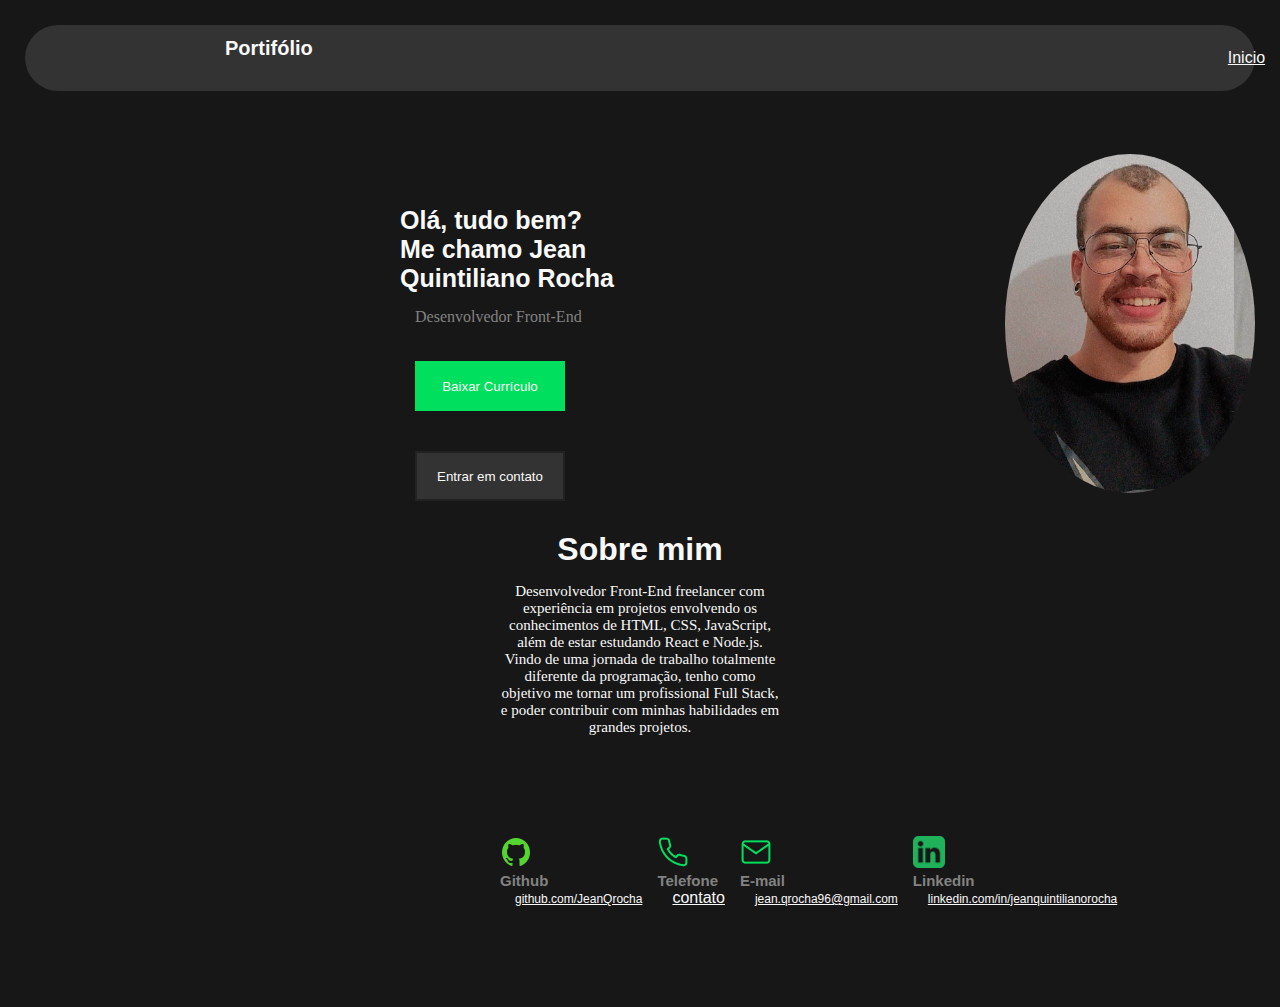
<file: Portifólio/index.html>
<!DOCTYPE html>
<html lang="pt-br">
<head>
    <meta charset="UTF-8">
    <meta name="viewport" content="width=device-width, initial-scale=1.0">
    <link rel="stylesheet" href="style.css">
    <title>Portifólio Jean Quintiliano Rocha</title>
</head>
<body>
    <header> 
        <div>
        <h1 class="h1-header">Portifólio</h1>
    </div>
    <div class="div-links">
        <a href="./index.html">Inicio</a>
        <a href="./projects.html">Meus Porjetos</a>
        <a href="./myskills.html">Minhas Habilidades</a>
    </div>
    </header>
<main>
    <div class="div-main">
        <h1 class="h1-name"> Olá, tudo bem? <br>
            Me chamo Jean Quintiliano Rocha</h1>
        <p class="front-end">Desenvolvedor Front-End</p>
        <button>Baixar Currículo</button>
        <button class="button-phone">Entrar em contato</button>
    </div>
    <div class="div-img">
        <img src="./assets/minha foto.jpg" alt="foto-de-Jean-Quintiliano-Rocha" class="jean-rocha">
    </div>
</main>
<section>
    <h1 class="h1-me">Sobre mim</h1>
    <p class="about-me"> Desenvolvedor Front-End freelancer com experiência em projetos envolvendo os conhecimentos de HTML, CSS, JavaScript, além de estar estudando React e Node.js.
    Vindo de uma jornada de trabalho totalmente diferente da programação, tenho como objetivo me tornar um profissional Full Stack, e poder contribuir com minhas habilidades em grandes projetos.
    </p>
</section>

<section class="contats">
    <div>
        <img src="./assets/icone-github-verte.png" alt="emoji-github" class="github">
        <h2>Github</h2>
        <a href="https://github.com/JeanQrocha" target="_blank" class="pcontats">github.com/JeanQrocha</a>
    </div>
    <div>
        <img src="./assets/phone.png" alt="emoji-phone">
        <h2>Telefone</h2>
        <a href="tel:+5547991583212"> contato</a>
    </div>
    <div>
        <img src="./assets/mail.png" alt="emoji-email">
        <h2>E-mail</h2>
        <a href="mailto:jean.qrocha96@gmail.com" target="_blank" class="pcontats">jean.qrocha96@gmail.com</a>
    </div>
    <div>
       <img src="./assets/linkedin.png" alt="emoji-linkedin" class="linkedin">
        <h2>Linkedin</h2>
        <a href="https://www.linkedin.com/in/jeanquintilianorocha/" target="_blank" class="pcontats">linkedin.com/in/jeanquintilianorocha</a>
    </div>
</section>

</section>



    
</body>
</html>
</file>
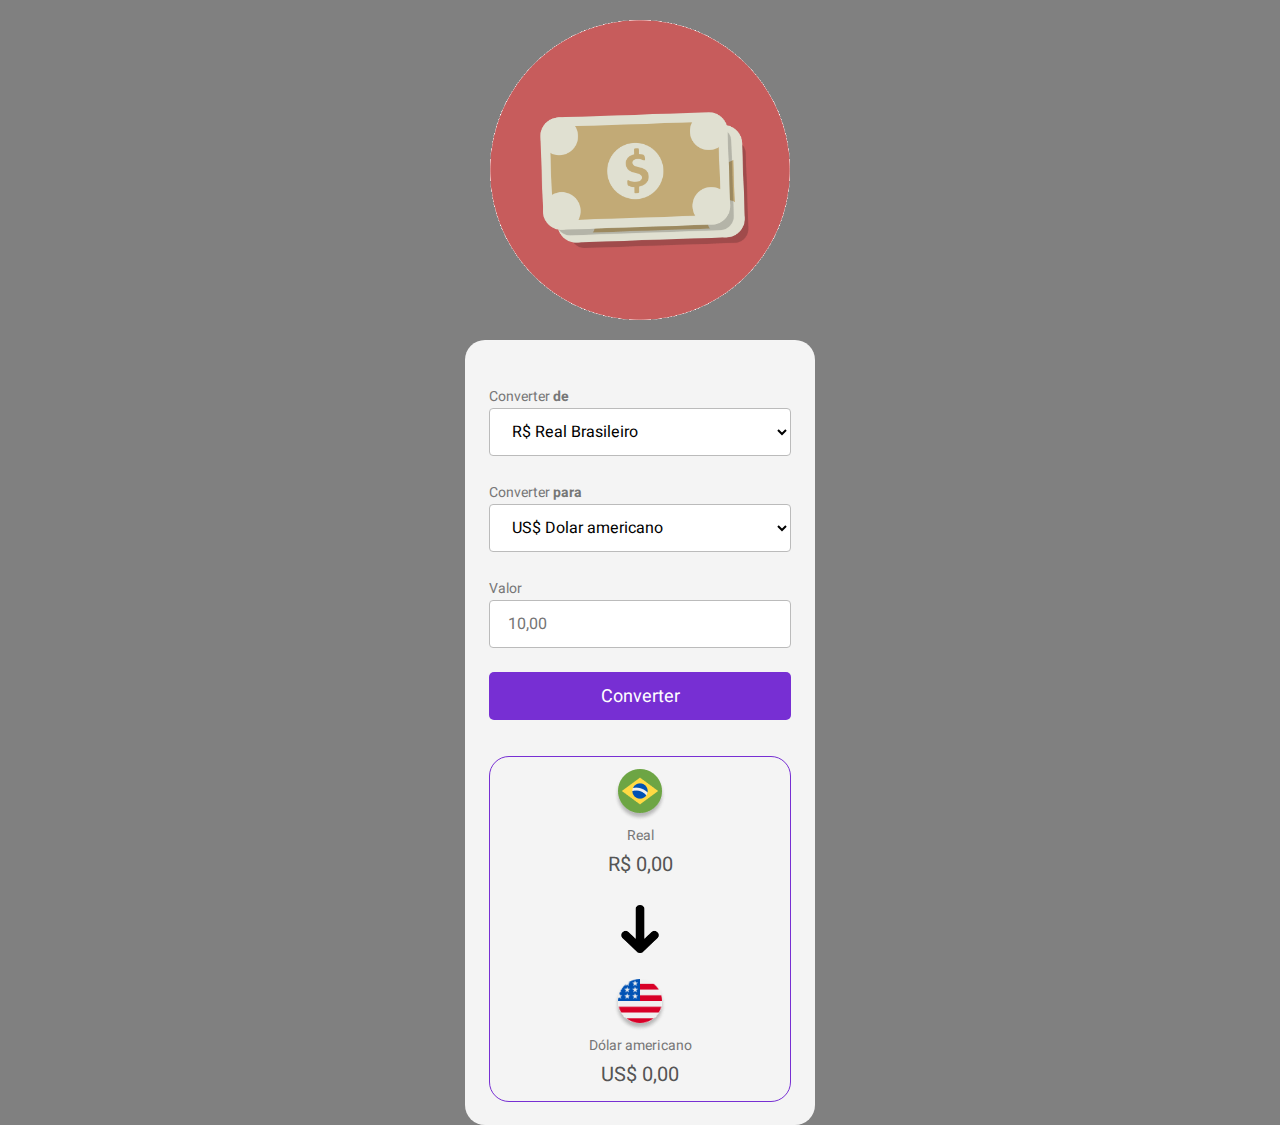
<file: DEVCLUB/Conversor de moedas - JavaScript/index.html>
<!DOCTYPE html>
<html lang="pt-nr">

<head>
    <meta charset="UTF-8">
    <meta name="viewport" content="width=device-width, initial-scale=1.0">
    <link rel="preconnect" href="https://fonts.googleapis.com">
    <link rel="preconnect" href="https://fonts.gstatic.com" crossorigin>
    <link href="https://fonts.googleapis.com/css2?family=Heebo&display=swap" rel="stylesheet">
    <link rel="stylesheet" href="style.css">
    <title>Conversor de Moedas</title>
</head>

<body>

    <img class="Logo" src="assents/dollar-6589.gif" alt="Logo-dollar">

    <main>
        <Label>
            Converter <b>de</b>
            <select class="currency-converter-moeda">

                <option value="real-converter"> R$ Real Brasileiro</option>
                <option value="libra-converter"> £ Libra</option>
                <option value="bitcoin-converter"> Bitcoin</option>
                <option value="dolar-converter">US$ Dolar americano</option>
                <option value="euro-converter">€ Euro </option>

            </select>
        </Label>

        <Label>
            Converter <b>para</b>
            <select class="currency-coverted-moeda">
            
                <option value="dolar-converted">US$ Dolar americano</option>
                <option value="libra-converted"> £ Libra</option>
                <option value="bitcoin-converted"> Bitcoin</option>
                <option value="euro-converted">€ Euro </option>

            </select>
        </Label>

        <label>
            Valor
            <input class="input-currency" placeholder="10,00">
        </label>

        <button class="convert-button">Converter</button>

        <section class="currency-converted-moeda">
            <div class="currency-box">
                <img class="moeda-br" src="assents/brasil 2.png" alt="logo-moeda-brasileira">
                <p class="currency" id="currency-name-real">Real</p>
                <p class="currency-value-real">R$ 0,00</p>
            </div>
            <img class="arrow" src="assents/kisspng-arrow-down-android-down-arrow-5ac931a1595760.704740741523134881366.png"
            alt="seta">
            <div  class="currency-box">
                <img class="moeda-eua" src="assents/estados-unidos (1) 1.png" alt="logo-moeda-eua">
                <p class="currency" id="currency-name-dolar">Dólar americano</p>
                <p class="currency-value-dolar">US$ 0,00</p>
            </div>

            
            </div>

        </section>

    </main>
    <script src="script.js"></script>

</body>

</html>
</file>
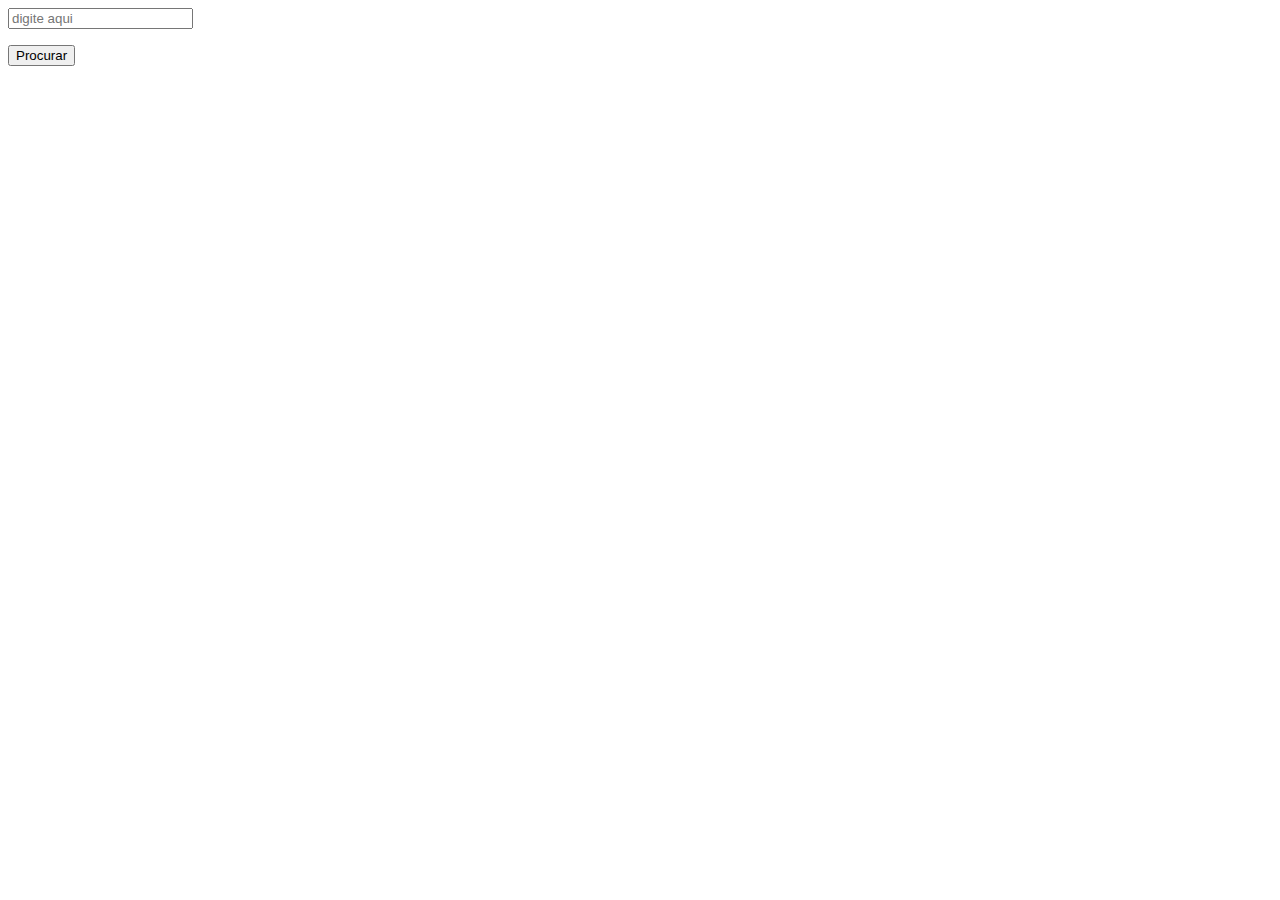
<file: DEVCLUB/desafio for while/index.html>
<!DOCTYPE html>
<html lang="pt-br">

<head>
    <meta charset="UTF-8">
    <meta name="viewport" content="width=device-width, initial-scale=1.0">
    <title>Desafio for</title>
</head>

<body>
    <input type="text" placeholder="digite aqui">
    <p class="paragraph"></p>
    <button onclick="search()"> Procurar </button>

</body>
<script src="/DEVCLUB/DevClub/desafio for while/scripts.js"></script>

</html>
</file>
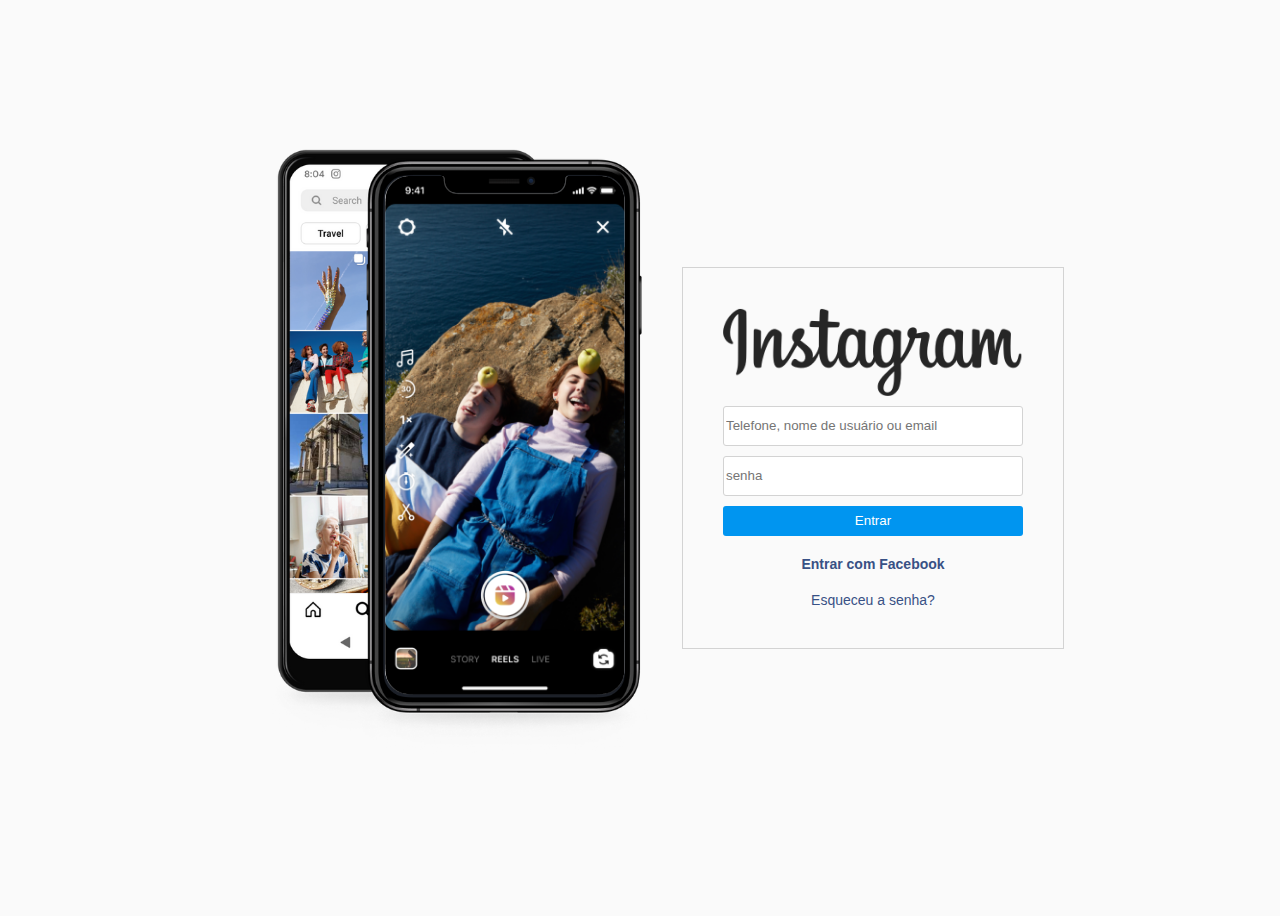
<file: DEVCLUB/DesafioInstagram/index.html>
<!DOCTYPE html>
<html lang="pt-br">

<head>
    <meta charset="UTF-8">
    <meta name="viewport" content="width=device-width, initial-scale=1.0">
    <title>Instagram</title>
    <link rel="stylesheet" href="styles.css">
</head>

<body>
    <div class="imagens">
        <img src="img/celular.png" class="celular">
        <img src="img/insta1.png" class="insta1">
        <img src="img/insta2.png" class="insta1 img2">
    </div>

    <div class="caixa">
        <img src="img/insta-logo.png">
        <input placeholder="Telefone, nome de usuário ou email" type="text">
        <input placeholder="senha" type="password">
        <button>Entrar</button>
        <a class="Facebook">Entrar com Facebook</a>
        <a class="senha">Esqueceu a senha?</a>
    </div>

</body>
<script>
    let imagem = document.querySelector(".img2")
    setInterval(() => {

        if (imagem.style.opacity == 0) {
            imagem.style.opacity = 1
        } else {
            imagem.style.opacity = 0
        }
    }, 3000)

</script>

</html>
</file>
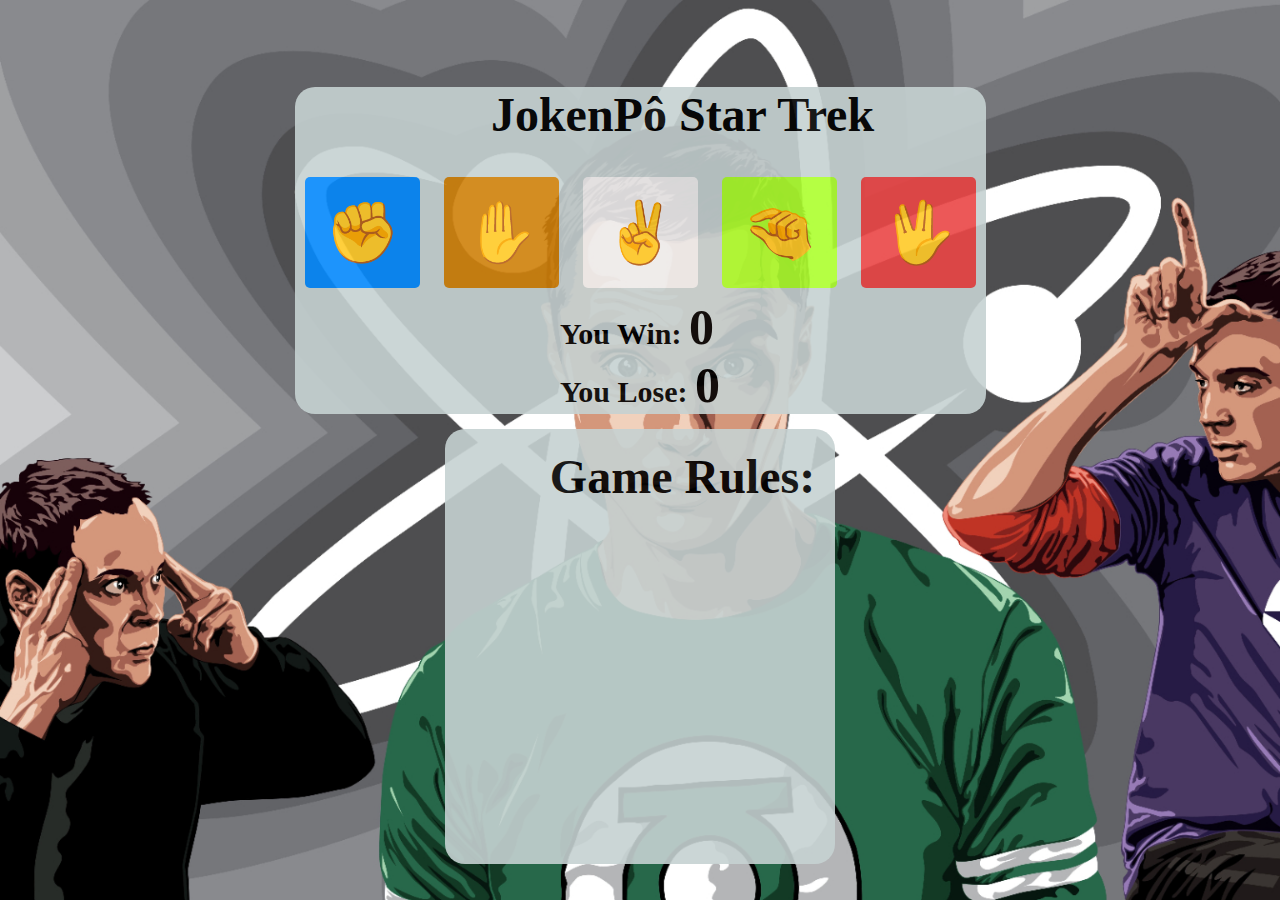
<file: DEVCLUB/ProjetoJokenPo/index.html>
<!DOCTYPE html>
<html lang="pt-br">

<head>
    <meta charset="UTF-8">
    <meta name="viewport" content="width=device-width, initial-scale=1.0">
    <link rel="stylesheet" href="style.css">
    <title>DevClub - Projeto JokenPo</title>
</head>

<body>
    <main>
        <h1>JokenPô Star Trek</h1>
        <div>
            <button id="rock" onclick="playGame('rock')"> &#x270A;</button>
            <button id="paper" onclick="playGame('paper')"> &#x270B;</button>
            <button id="scissors" onclick="playGame('scissors')"> &#x270C;</button>
            <button id="lizard" onclick="playGame('lizard')"> 🤏</button>
            <button id="spock" onclick="playGame('spock')"> &#x1F596;</button>
        </div>

        <div class="container">
            <p>You Win: <span id="you-win">0</span></p>
            <p>You Lose: <span id="you-lose">0</span></p>
        </div>
        <p class="result"></p>
        <p class="draw-resut"></p>

    </main>
    <section>
        <h1>Game Rules:</h1>
        <iframe width="300" height="315"
            src="https://www.youtube.com/embed/OtzekNVWs30?si=DdnYCr6Z_uU2jgWe&amp;start=19" title="Regras"
            frameborder="0"
            allow="accelerometer; autoplay; clipboard-write; encrypted-media; gyroscope; picture-in-picture; web-share"
            allowfullscreen></iframe>

    </section>
</body>
<script src="scripts.js"></script>


</html>
</file>
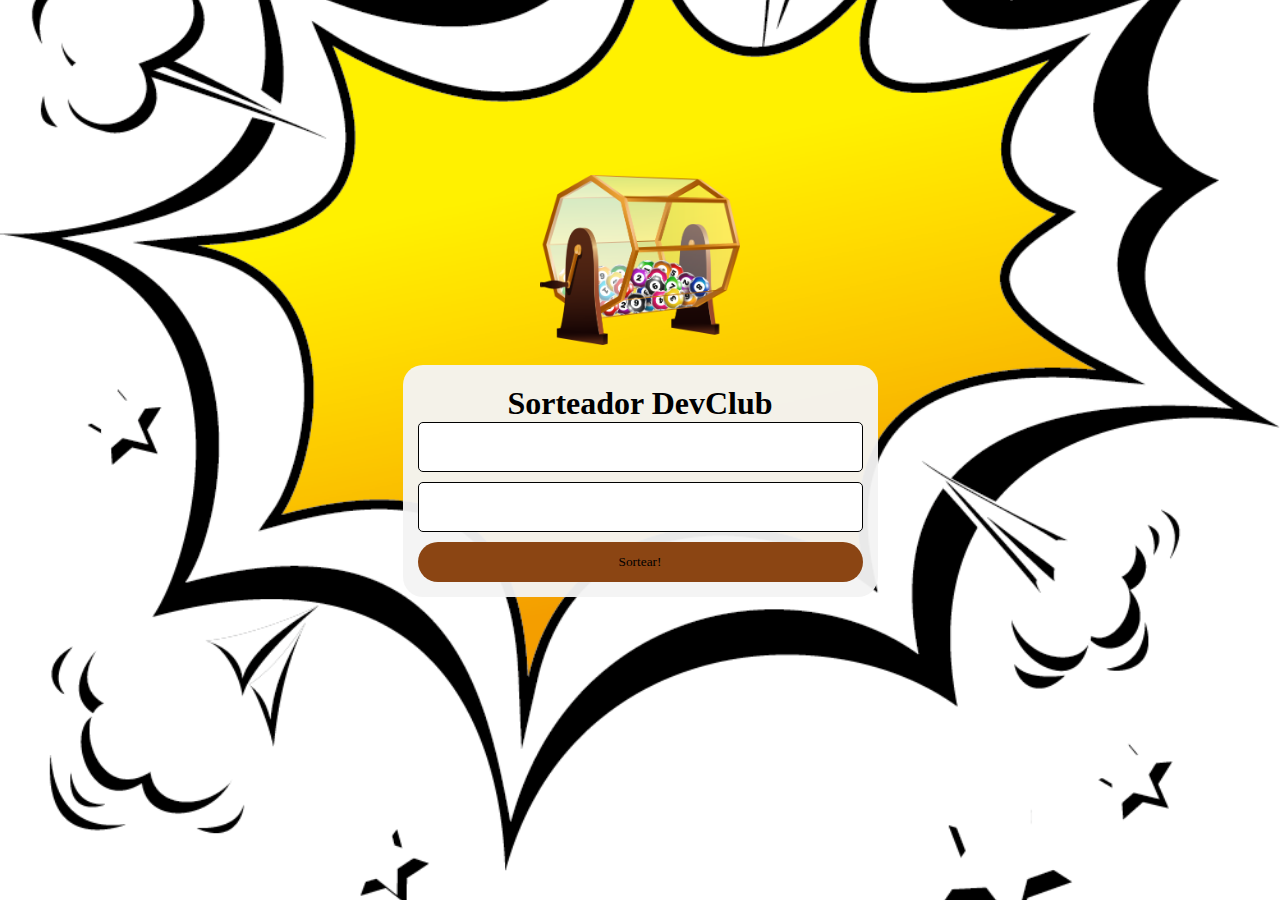
<file: DEVCLUB/ProjetoSorteador-JavaScript/index.html>
<!DOCTYPE html>
<html lang="pt-br">

<head>
    <meta charset="UTF-8">
    <meta name="viewport" content="width=device-width, initial-scale=1.0">
    <link rel="stylesheet" href="style.css">
    <link rel="preconnect" href="https://fonts.googleapis.com">
    <link rel="preconnect" href="https://fonts.gstatic.com" crossorigin>
    <link href="https://fonts.googleapis.com/css2?family=Heebo&family=Permanent+Marker&display=swap" rel="stylesheet">

    <title>Sorteador Online</title>
</head>

<body>
    <img src="/DEVCLUB/ProjetoSorteador-JavaScript/assets/sorte.png" alt="look-game">
    <main>

        <h1>Sorteador DevClub</h1>
        <input class="number-min" type="Number">
        <input class="number-max" type="Number">
        <button onclick="generateNumber()"> Sortear!</button>


    </main>
    <script src="scripts.js"></script>
</body>

</html>
</file>
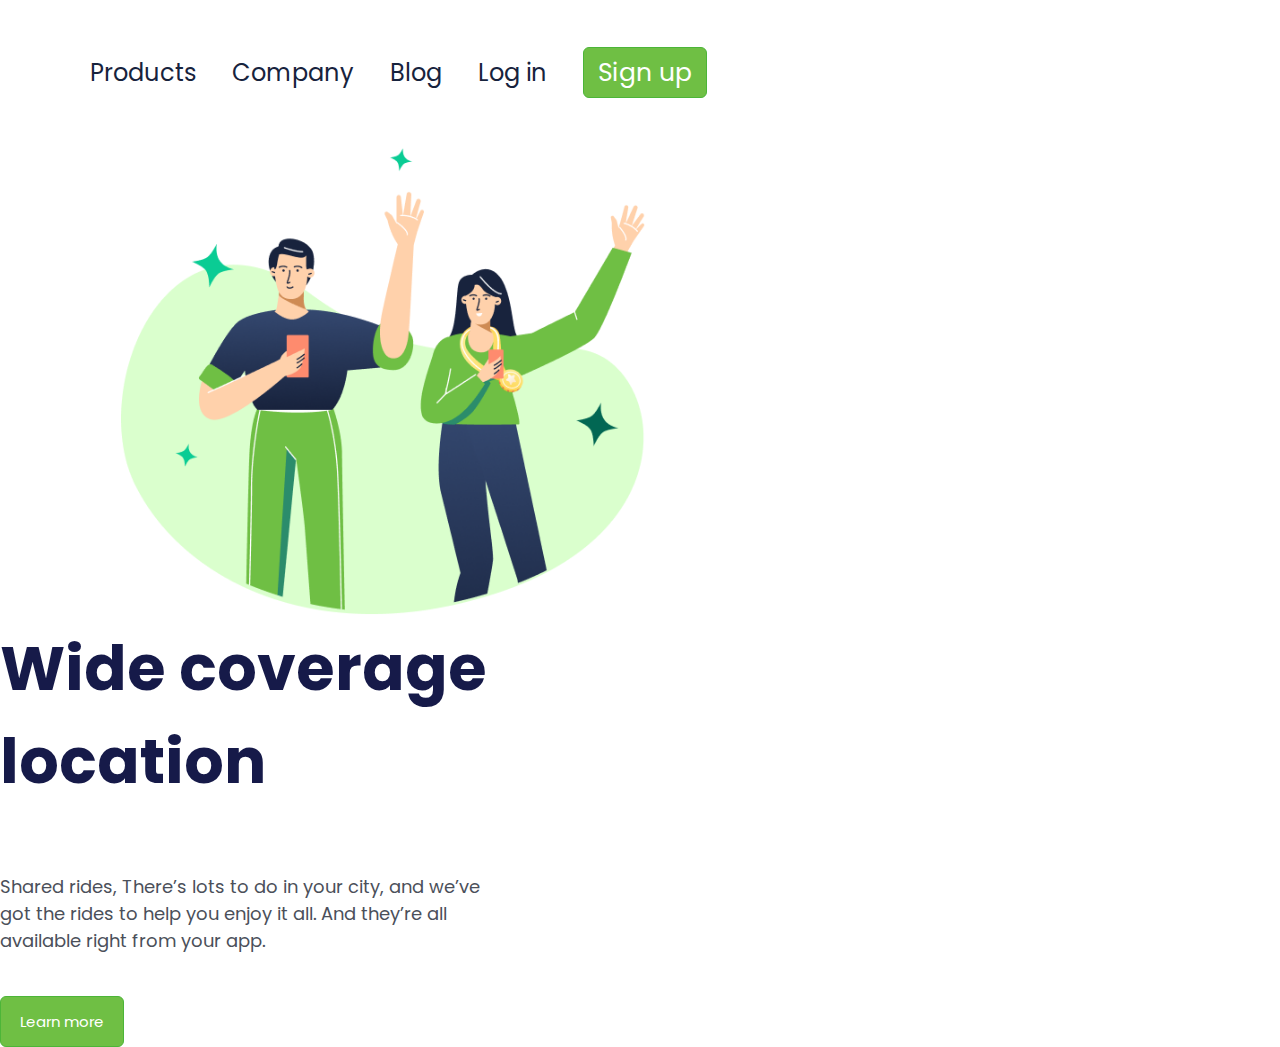
<file: DEVCLUB/CSS/Primary Project CSS/index.html>
<!DOCTYPE html>
<html lang="pt-br">

<head>
    <meta charset="UTF-8">
    <meta name="viewport" content="width=device-width, initial-scale=1.0">
    <link rel="stylesheet" href="styles.css">
    <link rel="preconnect" href="https://fonts.googleapis.com">
    <link rel="preconnect" href="https://fonts.gstatic.com" crossorigin>
    <link href="https://fonts.googleapis.com/css2?family=Poppins:wght@400;500;700&display=swap" rel="stylesheet">
    <title>Poject CSS DevClub</title>
</head>

<body>
    <header>
        <a class="link-header">Products</a>
        <a class="link-header">Company</a>
        <a class="link-header">Blog</a>
        <a class="link-header">Log in</a>
        <button class="signup">Sign up</button>
    </header>

    <main>
        <img src="img/image logo.png" alt="image logo" class="imglogo">
        <section>
            <h1>Wide coverage location</h1>
            <p>Shared rides, There’s lots to do in your city, and we’ve got the rides to help you enjoy it all. And
                they’re all available right from your app.</p>
            <button class="button-main">Learn more</button>
        </section>
    </main>

</body>

</html>
</file>
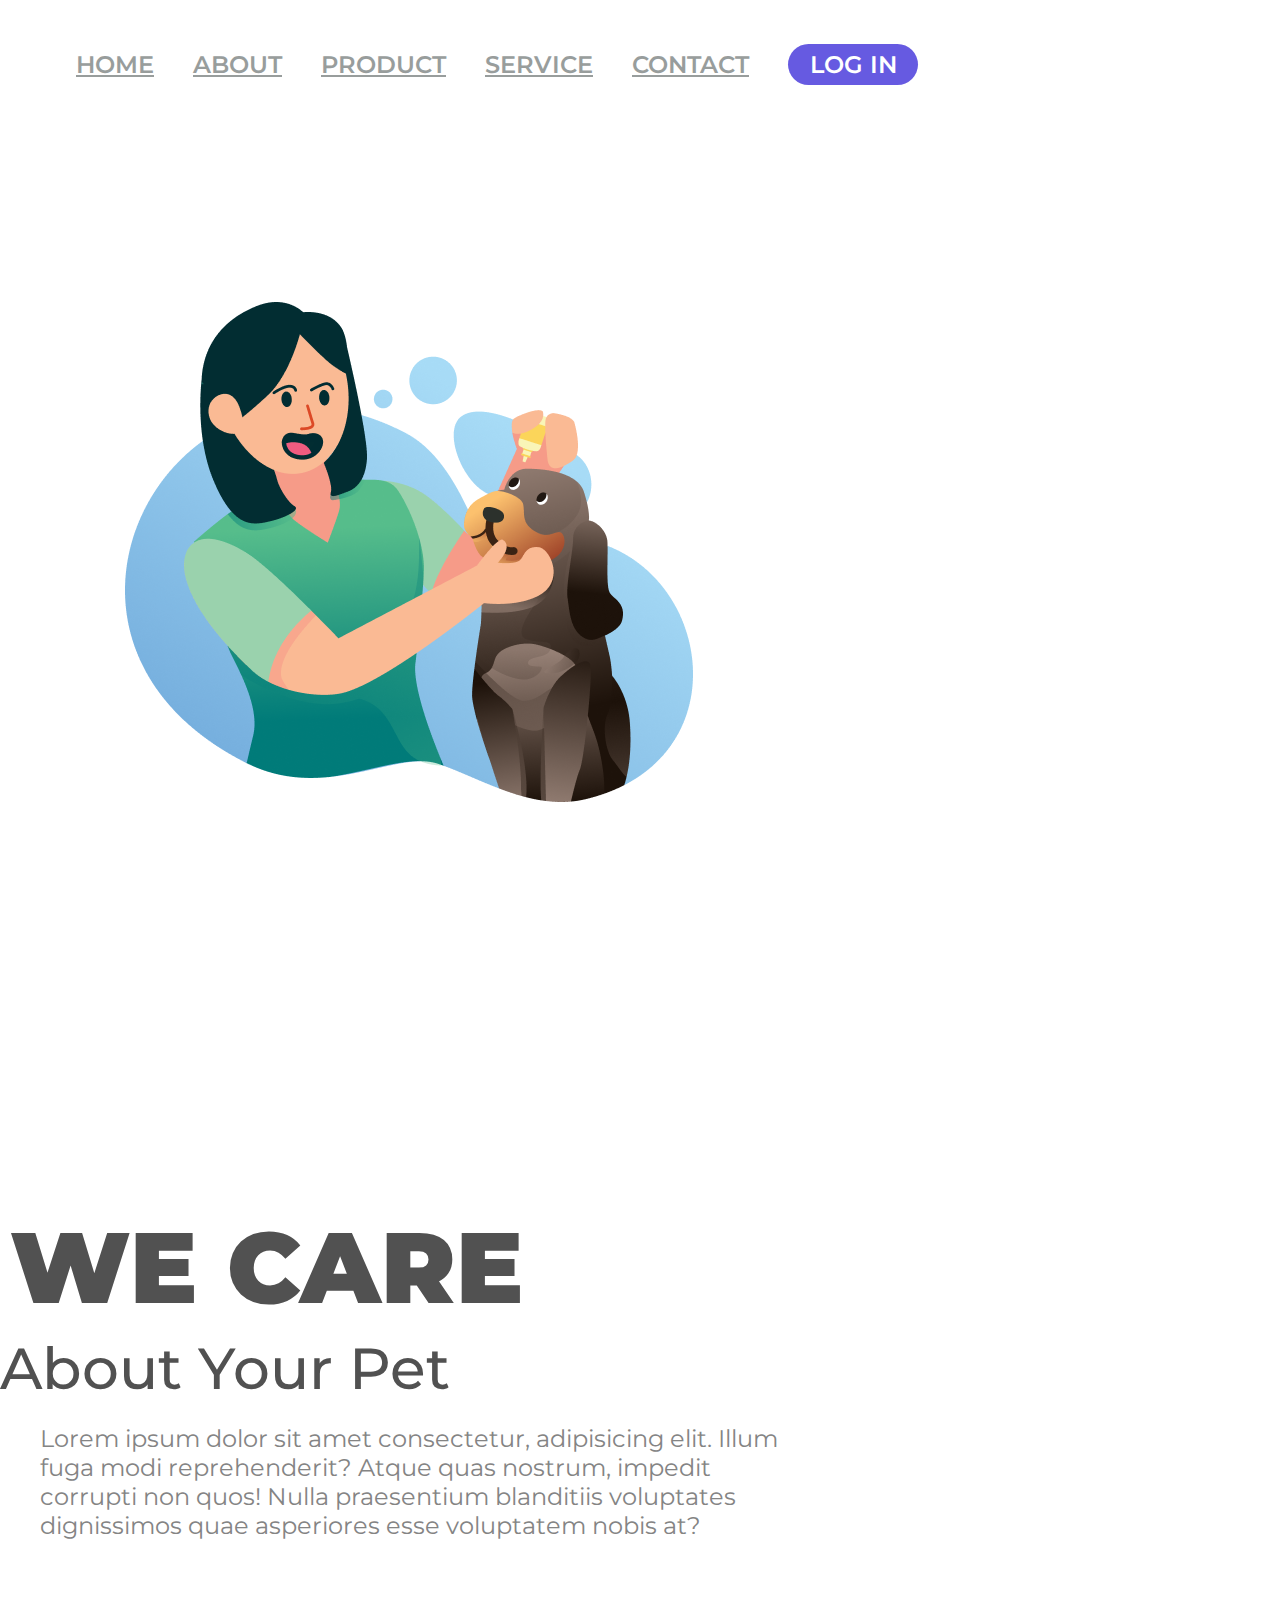
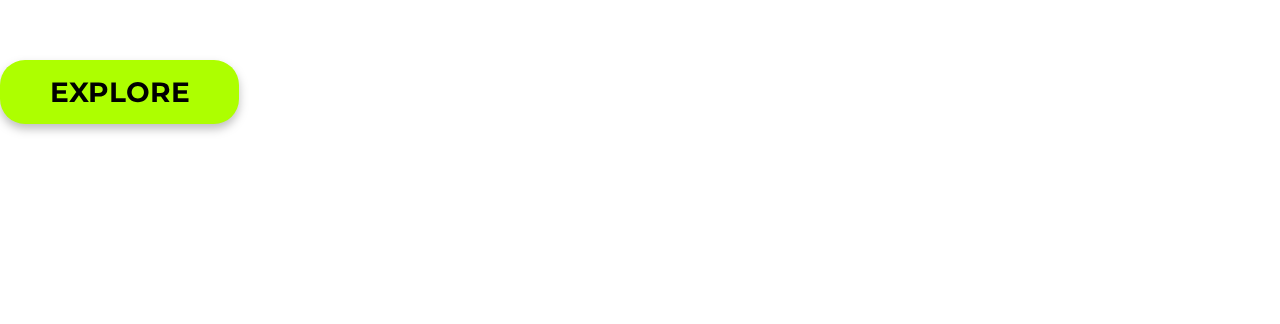
<file: DEVCLUB/CSS/Project Responsive Test1/index.html>
<!DOCTYPE html>
<html lang="pt-br">

<head>
    <meta charset="UTF-8">
    <meta name="viewport" content="width=device-width, initial-scale=1.0">
    <link rel="stylesheet" href="styles.css">
    <link rel="preconnect" href="https://fonts.googleapis.com">
    <link rel="preconnect" href="https://fonts.gstatic.com" crossorigin>
    <link href="https://fonts.googleapis.com/css2?family=Montserrat:wght@400;500;600;700;900&display=swap" rel="stylesheet">
</head>

<body> 
    <header>
        
        <a href="">HOME</a>
        <a href="">ABOUT</a>
        <a href="">PRODUCT</a>
        <a href="">SERVICE</a>
        <a href="">CONTACT</a>
        <button class="buttonlogin">LOG IN</button>

    </header>
        <main>
            <img src="./Illustration 2.png" alt="banho em cachorro">
        <section>
            <h1>WE CARE</h1>
            <h2>About Your Pet</h2>
            <p>Lorem ipsum dolor sit amet consectetur, adipisicing elit. Illum fuga modi reprehenderit? Atque quas nostrum, impedit corrupti non quos! Nulla praesentium blanditiis voluptates dignissimos quae asperiores esse voluptatem nobis at?</p>
            <button class="buttonexplore">EXPLORE</button>
        </section>  




    </main>



</body>

</html>
</file>
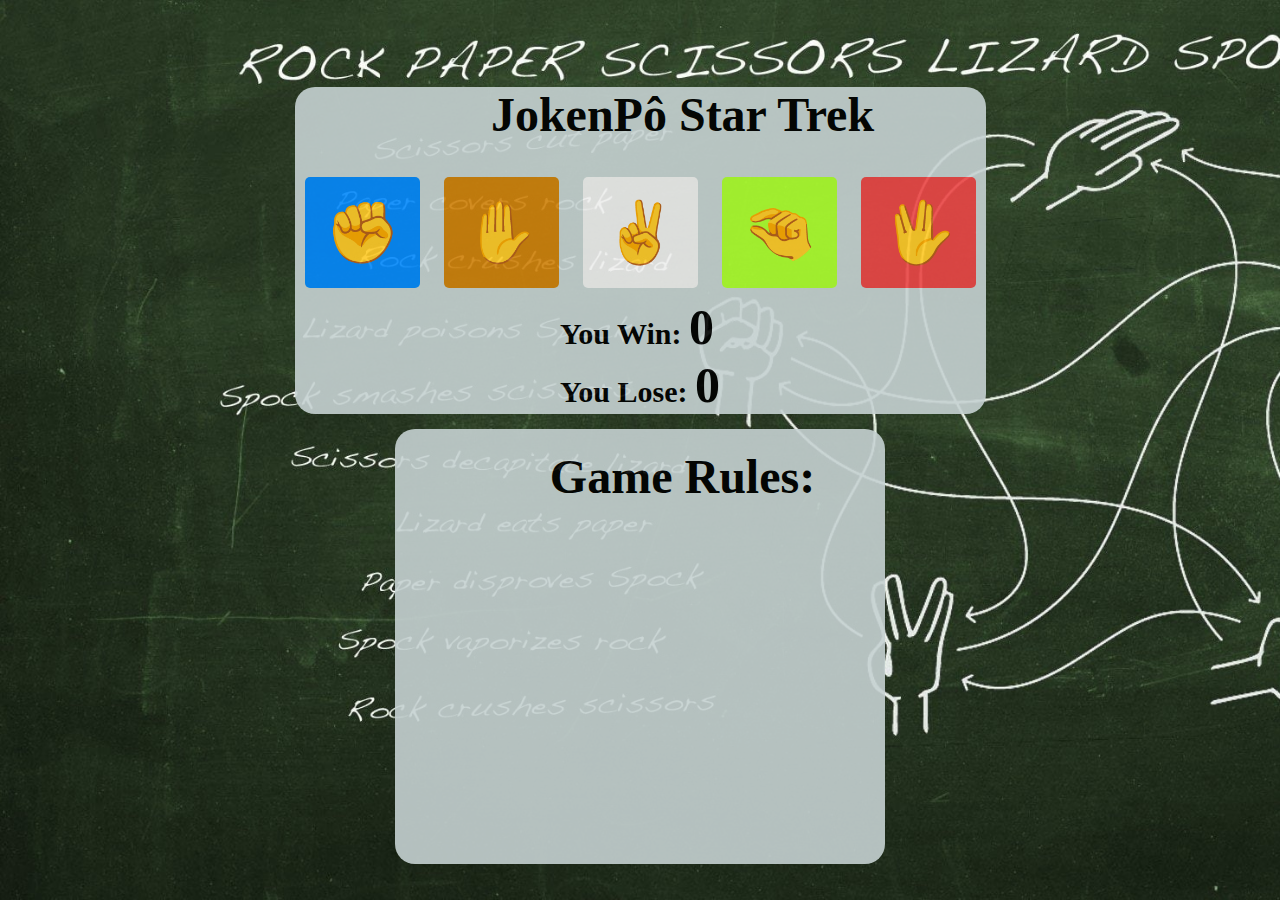
<file: DEVCLUB/DevClub/ProjetoJokenPo/index.html>
<!DOCTYPE html>
<html lang="pt-br">

<head>
    <meta charset="UTF-8">
    <meta name="viewport" content="width=device-width, initial-scale=1.0">
    <link rel="stylesheet" href="style.css">
    <title>DevClub - Projeto JokenPo</title>
</head>

<body>
    <main>
        <h1>JokenPô Star Trek</h1>
        <div>
            <button id="rock" onclick="playGame('rock')"> &#x270A;</button>
            <button id="paper" onclick="playGame('paper')"> &#x270B;</button>
            <button id="scissors" onclick="playGame('scissors')"> &#x270C;</button>
            <button id="lizard" onclick="playGame('lizard')"> 🤏</button>
            <button id="spock" onclick="playGame('spock')"> &#x1F596;</button>
        </div>

        <div class="container">
            <p>You Win: <span id="you-win">0</span></p>
            <p>You Lose: <span id="you-lose">0</span></p>
        </div>
        <p class="result"></p>
        <p class="draw-resut"></p>

    </main>
    <section>
        <h1>Game Rules:</h1>
        <iframe width="450" height="315"
            src="https://www.youtube.com/embed/OtzekNVWs30?si=DdnYCr6Z_uU2jgWe&amp;start=19" title="Regras"
            frameborder="0"
            allow="accelerometer; autoplay; clipboard-write; encrypted-media; gyroscope; picture-in-picture; web-share"
            allowfullscreen></iframe>

    </section>
</body>
<script src="scripts.js"></script>


</html>
</file>
<file: Portifólio/style.css>
* {
    margin: 0;
    padding: 0;
    box-sizing: border-box;
    font-family: 'Oswald', sans-serif;
}
body {
    background-color: #171717;
}

header {
    margin: 25px;
    display: flex;
    background-color: #333333;
    border-radius: 50px;
}
.h1-header {
    font-size: 20px;
    margin: 12px 900px 10px 200px;
    color:  #F9F9F9;
    
}
a {
    color:  #F9F9F9;
    padding: 15px;
}
.div-links {
    display: flex;
    align-items: center;
}

main {
    display: flex;
}
button {
     width: 150px;
     height: 50px;
     margin: 20px 15px;
     border: none;
     background-color: #00DF5E;
     color: #F9F9F9;
     cursor: pointer;
     overflow: hidden;
     transition: 1s all ease;
}
.button-phone {
    background-color: #333333;
    border: 2px solid   #222;
}
button:hover {
    opacity: 0.5;
}
button:active {
    width: 30%;
    background: #828282;
    opacity: 0.3;
}
.h1-name {
    margin-top: 70px;
    font-size: 25px;
    color: #F9F9F9;
}
.div-main {
    margin: 20px 10px 10px 400px; 
}
.front-end{
    color:  #828282;
    margin: 15px;
}
.jean-rocha {
    width: 250px;
    border-radius: 50%;
    margin: 25px;
}
.div-img {
    display: flex;
    align-items: center;
    margin-left: 300px;
    flex-grow: 1;
}
p{
    color: #F9F9F9;
    font-family: 'Kalam', cursive;
}
.about-me {
    text-align: center;
    margin: 15px 500px;
    font-size: 15px;
}
.h1-me {
    text-align: center;
    color: #F9F9F9;
}

.contats {
    display: flex;
    margin: 100px 500px; 
    justify-content: space-around;
}
.linkedin {
    width: 32px;
}
.github {
    width: 32px;
}
h2 {
    color:  #828282;
    font-size: 15px;
}
.pcontats {
    font-size: 12px;
}

.sec-pro {
    display: flex;
    justify-content: space-around;
    margin: 100px;
    flex-flow: row wrap;
}
    


.h1-pro {
    color: #F9F9F9;
    text-align: center;
}

.tecnologs{
    color:  #828282;
    font-size: 16px;
}
h3 {
    color: #F9F9F9;
    font-size: 18px;
}
.project1{
    width: 300px;
    margin: 30px 50px;
    background: #333333;
    border-radius: 5px;
    padding: 0 0 20px 15px;
    border-bottom: 5px solid #00DF5E ;

}
.img {
    width: 250px;
    height: 150px;
    margin: 10px;
}


.myskills {
    display: flex;
    justify-content: center;
}

.csites{
    width: 300px;
    margin: 30px 50px;
    background: #333333;
    border-radius: 5px;
    padding: 0 0 20px 20px;
    border-bottom: 5px solid #00DF5E ;
   
}
.code {
    width: 50px;
    margin: 10px 30px 50px 5px;
}
h4{
    color: #F9F9F9;
    font-size: 20px;
    text-align: center;
}

.tecnos {
    width: 150px;
    margin: 30px 50px;
    background: #333333;
    border-radius: 5px;
    padding: 0 0 20px 20px;
    border-bottom: 5px solid #00DF5E ;
}

.icons {
    margin: 20px 15px;
}

@media screen and (max-width: 1024px) {
    .h1-header {
        font-size: 20px;
        margin: 12px 100px 10px 25px;
        color:  #F9F9F9;
        
    }
    .div-main {
        margin: 20px 10px;
    }
    .div-img {
        margin-left: 20px;
    }
    .about-me {
        text-align: center;
        margin: 15px 100px;
        font-size: 15px;
    }
 
}
</file>
<file: DEVCLUB/Conversor de moedas - JavaScript/style.css>
*{
    margin: 0;
    padding: 0;
    box-sizing: border-box;
    font-family:'Heebo', sans-serif;
    outline: none;
}

body {
    background-color: gray;
}

.Logo {
    width: 300px;
    display: block;
    margin: 20px auto;
}

main {
    width: 350px;
    background: #f4f4f4;
    border-radius: 20px;
    margin: 0 auto;
    padding: 44px 24px 23px;
}

label {
    color: #777777 ;
    font-weight: 400;
    font-size: 14px;
}

select, input {
    background: #ffffff;
    border: 1px solid #bbbbbb;
    border-radius: 4px;
    height: 48px;
    width: 100%;
    margin-bottom: 24px;
    padding-left: 18px;
    font-weight: 700px;
    font-size: 16px;
    cursor: pointer;
}

button { 
    background: #772fd3;
    border-radius: 5px;
    width: 100%;
    border: none;
    height: 48px;
    color: #ffffff;
    font-size: 18px;
    font-weight: 700px;
    cursor: pointer;
}

button:hover {
    opacity: 0.8;
}

button:active {
      opacity: 0.6;
}

section {
    border: 1px solid #772fd3;
    border-radius: 20px;
    margin-top: 36px;
    padding: 12px;

    display: flex;
    flex-direction: column;
    align-items: center;
}

.arrow {
    width: 70px;
    margin: 15px 0;
}

.currency-box {
    display: flex;
    flex-direction: column;
    align-items: center;
    gap: 4px;
}

.currency {
    color: #777777;
     font-size: 14px;
}

.currency-value-real, .currency-value-dolar {
       color: #555555;
       font-weight: 700px;
       font-size: 20px;
}
</file>
<file: DEVCLUB/DesafioInstagram/styles.css>
body {
    background-color: #fafafa;
    width: 100vw;
    height: 100vh;
    display: flex;
    justify-content: center;
    align-items: center;
    font-family: sans-serif;
}



.celular {
    width: 450px;
}

.caixa {
    border: 1px solid #D3D3D3;
    display: flex;
    flex-direction: column;
    width: 300px;
    padding: 40px;
}

input {
    height: 36px;
    border: 1px solid #D3D3D3;
    border-radius: 3px;
    margin-top: 10px;
}

button {

    background-color: #0095f0;
    height: 30px;
    border-radius: 3px;
    border: none;
    margin-top: 10px;
    color: #fff;
    cursor: pointer;
}

.Facebook {
    color: #385185;
    text-align: center;
    margin-top: 20px;
    cursor: pointer;
    font-size: 14px;
    font-weight: bold;
}

.senha {
    color: #385185;
    text-align: center;
    margin-top: 20px;
    cursor: pointer;
    font-size: 14px;

}

.imagens {
    position: relative;

}

.insta1 {
    height: 520px;
    position: absolute;
    left: 153px;
    top: 26px;
    transition: ease-in-out 2s;
}
</file>
<file: DEVCLUB/ProjetoJokenPo/style.css>
* {
    margin: 0;
    padding: 0;
    box-sizing: border-box;
}

body {
    height: 100vh;
    background: url("./assets/jokenpo.jpg");
    background-position: center center;
    background-repeat: no-repeat;
    background-size: cover;




    display: flex;
    justify-content: center;
    align-items: center;
    flex-direction: column;
}

main {
    background-color: rgb(198, 210, 210);
    border-radius: 20px;
    opacity: 0.9;
    display: flex;
    flex-direction: column;
    justify-content: center;
    align-items: center;
    margin-top: 50px;
}

h1 {
    font-family: 'Permanent Marker', cursive;
    font-weight: 700;
    font-size: 48px;
    padding: 0 0 25px 85px;
}

button {
    padding: 20px;
    font-size: 60px;
    border: none;
    border-radius: 5px;
    transition: opacity 0.5s ease-in-out;
    cursor: pointer;
    margin: 10px;
}

button:hover{
    opacity: 0.6;
}

#rock {
    background-color: rgb(5, 137, 252);
} 

#paper {
    background-color: rgb(207, 129, 11);
}

#lizard { 
    background-color: greenyellow;
}

#spock {
    background-color: rgb(235, 70, 70);
}

section {
    padding: 40px;
}



p {
    font-weight: bold;
    font-size: 30px;
}
section {
    background-color: rgb(198, 210, 210);
    border-radius: 20px;
    padding: 20px;
    opacity: 0.9;
    display: flex;
    flex-direction: column;
    justify-content: center;
    align-items: center;
    margin-top: 15px;
}

.result {
    font-weight: bold;
    font-size: 50px;


}

span {
    font-weight: bold;
    font-size: 50px;

}


@media screen and (max-width: 660px){
    button {
        padding: 10px;
        font-size: 40px;
        border: none;
        border-radius: 5px;
        transition: opacity 0.5s ease-in-out;
        cursor: pointer;
        margin: 5px;
    }
    span {
        font-weight: bold;
        font-size: 20px;
    
    }
    h1 {
        font-weight: 700;
        font-size: 40px;
        padding: 0 0 35px 10px;
    }

   
}
@media screen and (max-width: 660px){

    body {
        display: block;
        margin-left: 11px;
    }
    button {
        padding: 5px;
    }
    


}
</file>
<file: DEVCLUB/ProjetoSorteador-JavaScript/style.css>
* {
    margin: 0;
    padding: 0;
    box-sizing: border-box;
    font-family: 'Heebo', sans-serif;
    font-family: 'Permanent Marker', cursive;
}

img {
    width: 200px;
    display: block;
    margin: 175px auto 20px auto
}

body {
    background: url("assets/poow.png");
    background-position: center center;
    background-repeat: no-repeat;
    background-size: cover;

}

main {
    width: 475px;
    background: #f4f4f4f4;
    border-radius: 20px;
    display: block;
    margin: 0 auto;
    padding: 20px 15px 15px;

}

button{ 
    width: 100%;
    height: 40px;
    cursor: pointer;
    background-color: #8B4513 ;
    border: none;
    border-radius: 20px;
}

input{ 
    width: 200px;
    font-family: 'Roboto', sans-serif;
    border-radius: 5px;
    border: 1px solid;
    width: 100%;
    height: 50px;
    margin-bottom: 10px;
    font-size: 40px;

}

h1{
    text-align: center;
}

button:hover{
    opacity: 0.3;
}
button:active{
    opacity: 0.6;
}
</file>
<file: DEVCLUB/CSS/Primary Project CSS/styles.css>
* {
    font-family: Poppins;
    margin: 0;
    padding: 0;
    box-sizing: border-box;
}

header {

    margin: 47px 0 50px 90px;
}

.link-header {
    color: #17233D;
    font-weight: 400;
    font-size: 24px;
    line-height: 29px;
    cursor: pointer;
    margin-right: 32px;
}

section {
    display: inline-block;
}

.signup {
    border-radius: 6px;
    border: 1px solid #4CB538;
    background: #6FBF44;
    width: 124px;
    height: 51px;
    color: #FFF;
    font-size: 25px;
    cursor: pointer;
}

.imglogo {
    width: 533.834px;
    height: 466.9px;
    margin-left: 121px;
    margin-right: 50px;
}

h1 {
    color: #161A49;
    font-size: 62px;
    font-weight: 700;
    width: 582px;
}

p {
    margin-top: 65px;
    color: #4B505A;
    font-size: 18px;
    font-weight: 400;
    width: 493px;
}

.button-main {
    margin-top: 42px;
    border-radius: 6px;
    border: 1px solid #4CB538;
    background: #6FBF44;
    width: 124px;
    height: 51px;
    color: #FFF;
    cursor: pointer;
    font-size: 15px;
}
</file>
<file: DEVCLUB/CSS/Project Responsive Test1/styles.css>
*{
    font-family: 'Montserrat', sans-serif;
    margin: 0;
    padding: 0;
    box-sizing: border-box;
}

body {
    height: 100vh;
    width: 100vw;
}
header {
    margin: 44px 0 0px 76px;
}

a {
    color: #989D9C;
    font-size: 24px;
    font-weight: 600;
    margin-right: 35px;
}

.buttonlogin {
    color: #FFF;
    font-size: 24px;
    font-weight: 600;
    width: 130px;
    height: 41px;
    background-color: #665AE1;
    border: none;
    border-radius: 35px;
    cursor: pointer;
}

img {
    display: inline-block;
    margin: 217px 57px 183px 125px;

}

section{ 
    display: inline-block;
    
}

h1 {
    color: #515151;
    font-size: 100px;
    font-style: normal;
    font-weight: 900;
    line-height: normal;
    margin: 217px 148px 5px 10px;
    width: 515px;
    height: 122px;
    }
h2{ 
    color: #515151;
    font-size: 58px;
    font-style: normal;
    font-weight: 500;
    line-height: normal;
}
p{
    color: #848484;
    font-size: 24px;
    font-style: normal;
    font-weight: 400;
    line-height: normal;
    width: 750px;
    margin: 20px 0 120px 40px;
}

.buttonexplore {
    color: #000;
    font-size: 28px;
    font-style: normal;
    font-weight: 700;
    line-height: normal;
    border-radius: 25px;
    background: #ADFF00;
    width: 239px;
    height: 64px;
    border: none;
    filter: drop-shadow(0px 5px 5px rgba(0,0,0,0.25));
    margin-bottom: 200px;
}

@media screen and (max-width: 900px) {
    header {
        display: none;
    } 
    main{ 
        margin: 0;
    }
    img {
        margin: 120px 0 0 12px;
        padding: 0;
        width: 354px;
        height: 317px;
    }
    h1 {
        width: 263px;
        height: 52px;
        font-size: 50px;
        margin: 0 55px;
        text-align: center;
    }
    h2 {
        font-size: 30px;
        margin: 0 73px;
    }
    p {
        display: none;
    }
    section {
        display: block;
    }
    .buttonexplore {
        width: 239px;
        height: 64px;
        margin: 20px 70px;
    }
}
</file>
<file: DEVCLUB/DevClub/ProjetoJokenPo/style.css>
* {
    margin: 0;
    padding: 0;
    box-sizing: border-box;
}

body {
    background: url("/DEVCLUB/DevClub/ProjetoJokenPo/jokenpo.jpg");
    background-size: cover;
    display: flex;
    justify-content: center;
    align-items: center;
    min-height: 100vh;
    flex-direction: column;
}

main {
    background-color: rgb(198, 210, 210);
    border-radius: 20px;
    opacity: 0.9;
    display: flex;
    flex-direction: column;
    justify-content: center;
    align-items: center;
    margin-top: 50px;
}

h1 {
    font-family: 'Permanent Marker', cursive;
    font-weight: 700;
    font-size: 48px;
    padding: 0 0 25px 85px;
}

button {
    padding: 20px;
    font-size: 60px;
    border: none;
    border-radius: 5px;
    transition: opacity 0.5s ease-in-out;
    cursor: pointer;
    margin: 10px;
}

button:hover{
    opacity: 0.6;
}

#rock {
    background-color: rgb(5, 137, 252);
} 

#paper {
    background-color: rgb(207, 129, 11);
}

#lizard { 
    background-color: greenyellow;
}

#spock {
    background-color: rgb(235, 70, 70);
}

section {
    padding: 40px;
}

.game-rules { 
    color: aliceblue;
}

p {
    font-weight: bold;
    font-size: 30px;
}
section {
    background-color: rgb(198, 210, 210);
    border-radius: 20px;
    padding: 20px;
    opacity: 0.9;
    display: flex;
    flex-direction: column;
    justify-content: center;
    align-items: center;
    margin-top: 15px;
}

.result {
    font-weight: bold;
    font-size: 50px;


}

span {
    font-weight: bold;
    font-size: 50px;

}


@media screen and (max-width: 660px){
    button {
        padding: 10px;
        font-size: 40px;
        border: none;
        border-radius: 5px;
        transition: opacity 0.5s ease-in-out;
        cursor: pointer;
        margin: 5px;
    }
    span {
        font-weight: bold;
        font-size: 20px;
    
    }
    h1 {
        font-weight: 700;
        font-size: 40px;
        padding: 0 0 35px 10px;
    }

   
}
@media screen and (max-width: 660px){

    body {
        display: block;
        margin-left: 11px;
    }
    button {
        padding: 5px;
    }
    


}
</file>
